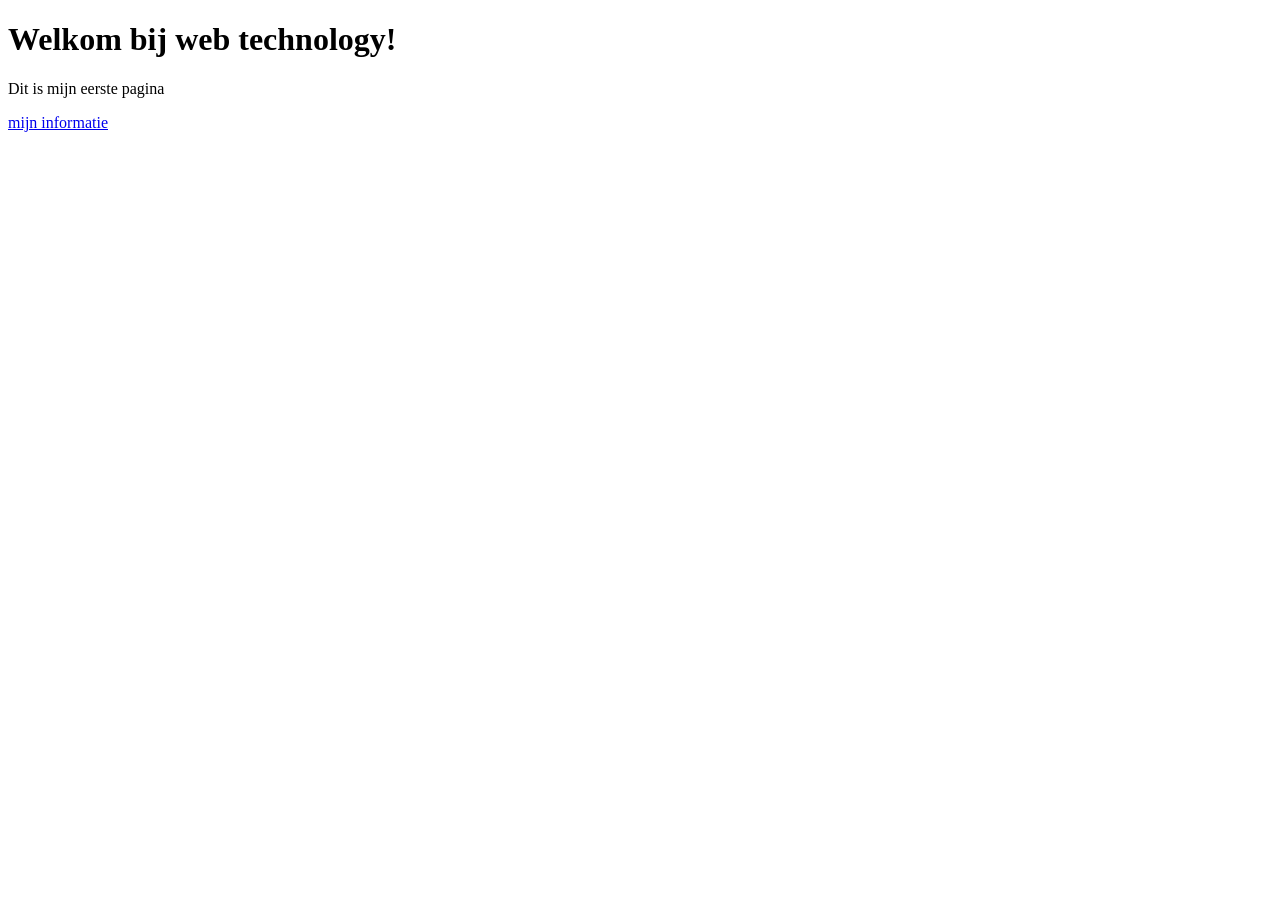
<file: labo1/index.html>
<!DOCTYPE html>
<html lang="nl">
<head>
    <meta charset="UTF-8">
    <meta name="viewport" content="width=device-width, initial-scale=1.0">
    <title>Mijn eerste web pagina</title>
</head>
<body>
    <h1>Welkom bij web technology!</h1>
    <p>Dit is mijn eerste pagina</p>
    <a href="over-mij.html">mijn informatie</a>
</body>
</html>
</file>
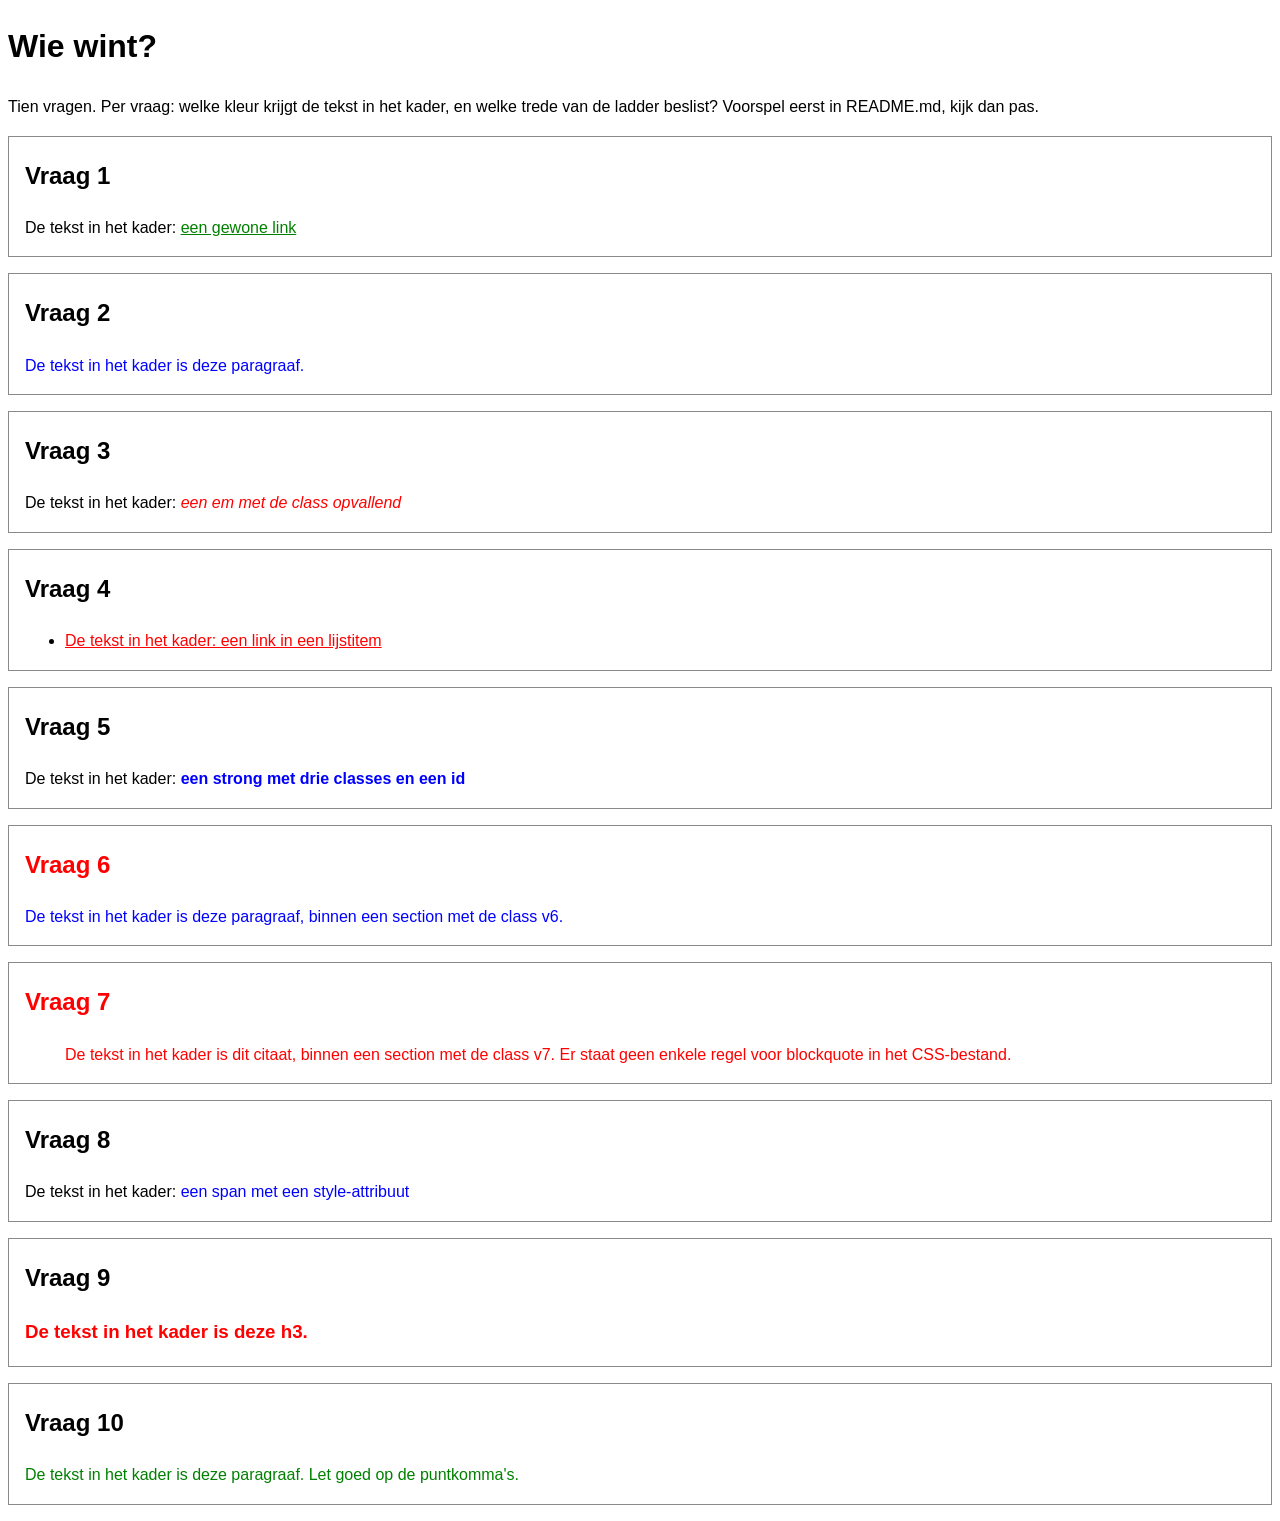
<file: labo-02/cascade/index.html>
<!-- index.html - oefening 3: voorspel, dan kijk. Wijzig dit bestand niet. -->
<!doctype html>
<html lang="nl">
  <head>
    <meta charset="utf-8">
    <meta name="viewport" content="width=device-width, initial-scale=1">
    <title>Wie wint? Tien vragen over de cascade</title>
    <link rel="stylesheet" href="css/stijl.css">
  </head>
  <body>
    <h1>Wie wint?</h1>
    <p>Tien vragen. Per vraag: welke kleur krijgt de tekst in het kader, en welke trede van de ladder beslist? Voorspel eerst in README.md, kijk dan pas.</p>

    <section class="vraag v1">
      <h2>Vraag 1</h2>
      <p>De tekst in het kader: <a href="#">een gewone link</a></p>
    </section>

    <section class="vraag v2">
      <h2>Vraag 2</h2>
      <p class="v2-tekst">De tekst in het kader is deze paragraaf.</p>
    </section>

    <section class="vraag v3">
      <h2>Vraag 3</h2>
      <p>De tekst in het kader: <em class="opvallend">een em met de class opvallend</em></p>
    </section>

    <section class="vraag v4">
      <h2>Vraag 4</h2>
      <ul>
        <li><a href="#">De tekst in het kader: een link in een lijstitem</a></li>
      </ul>
    </section>

    <section class="vraag v5">
      <h2>Vraag 5</h2>
      <p>De tekst in het kader: <strong class="een twee drie" id="v5-tekst">een strong met drie classes en een id</strong></p>
    </section>

    <section class="vraag v6">
      <h2>Vraag 6</h2>
      <p class="v6-tekst">De tekst in het kader is deze paragraaf, binnen een section met de class v6.</p>
    </section>

    <section class="vraag v7">
      <h2>Vraag 7</h2>
      <blockquote>De tekst in het kader is dit citaat, binnen een section met de class v7. Er staat geen enkele regel voor blockquote in het CSS-bestand.</blockquote>
    </section>

    <section class="vraag v8">
      <h2>Vraag 8</h2>
      <p>De tekst in het kader: <span class="v8-tekst" style="color: blue">een span met een style-attribuut</span></p>
    </section>

    <section class="vraag v9">
      <h2>Vraag 9</h2>
      <h3 class="v9-tekst">De tekst in het kader is deze h3.</h3>
    </section>

    <section class="vraag v10">
      <h2>Vraag 10</h2>
      <p class="v10-tekst">De tekst in het kader is deze paragraaf. Let goed op de puntkomma's.</p>
    </section>
  </body>
</html>
</file>
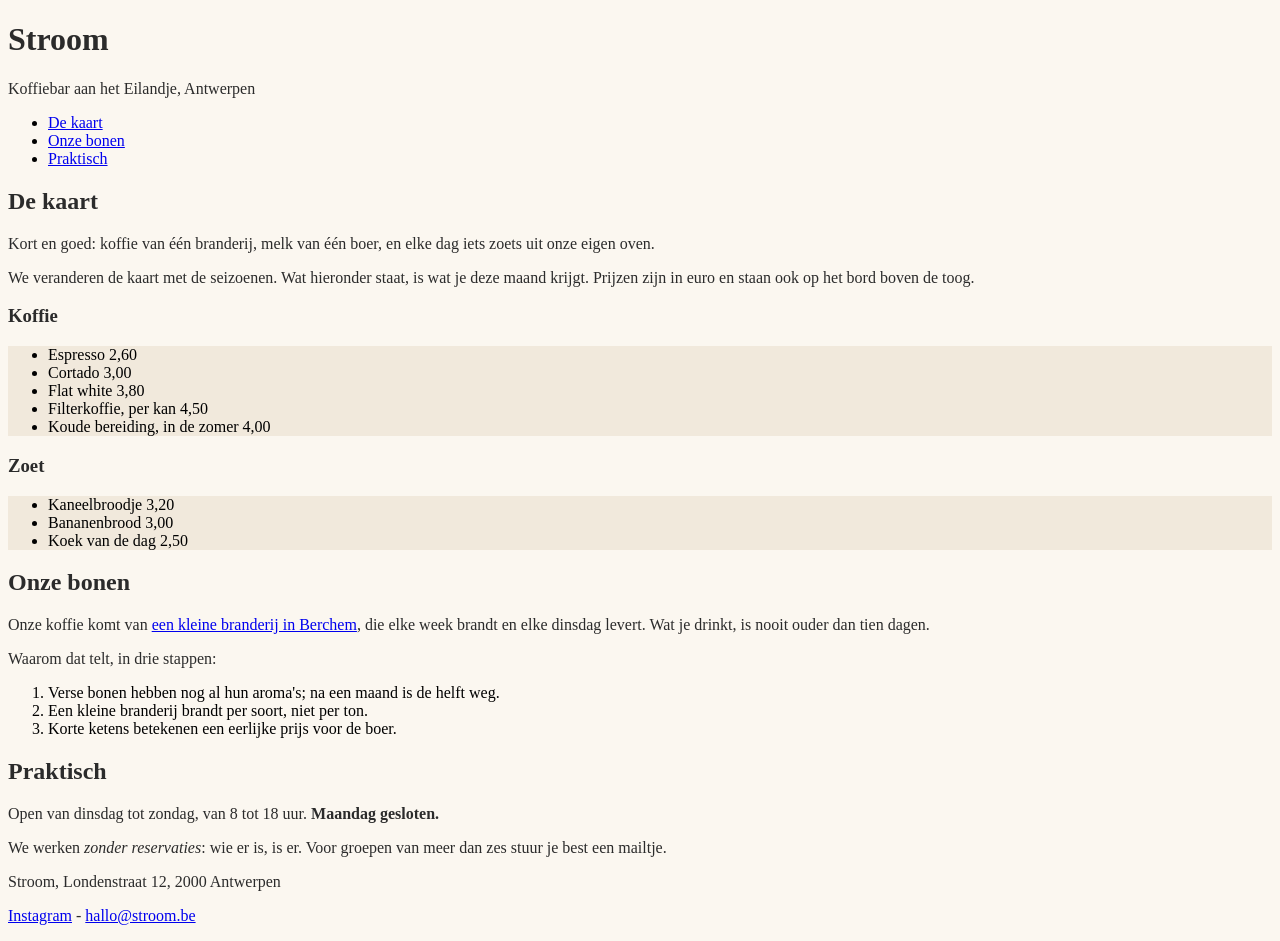
<file: labo-02/nabouw/index.html>
<!-- index.html - nabouw labo 2. Dit bestand mag je NIET wijzigen: geen class erbij, geen element verplaatst, geen style-attribuut. Jij schrijft css/stijl.css. -->
<!--
  Wat het screenshot niet kan tonen (hover en focus):
  - links in de navigatie: accentkleur, vet, geen onderstreping;
    bij hover en focus: inktkleur en onderstreept
  - links in main: accentkleur, onderstreept;
    bij hover en focus: papierkleur op een achtergrond in de accentkleur
  - links in de footer: gedempte kleur; bij hover en focus: accentkleur
-->
<!doctype html>
<html lang="nl">
  <head>
    <meta charset="utf-8">
    <meta name="viewport" content="width=device-width, initial-scale=1">
    <title>Stroom - koffiebar aan het Eilandje</title>
    <link rel="stylesheet" href="css/stijl.css">
  </head>
  <body>
    <header>
      <h1>Stroom</h1>
      <p class="slogan">Koffiebar aan het Eilandje, Antwerpen</p>
      <nav>
        <ul>
          <li><a href="#kaart">De kaart</a></li>
          <li><a href="#bonen">Onze bonen</a></li>
          <li><a href="#praktisch">Praktisch</a></li>
        </ul>
      </nav>
    </header>

    <main>
      <article>
        <h2 id="kaart">De kaart</h2>
        <p class="intro">Kort en goed: koffie van één branderij, melk van één boer, en elke dag iets zoets uit onze eigen oven.</p>
        <p>We veranderen de kaart met de seizoenen. Wat hieronder staat, is wat je deze maand krijgt. Prijzen zijn in euro en staan ook op het bord boven de toog.</p>

        <h3>Koffie</h3>
        <ul class="kaart">
          <li>Espresso <span class="prijs">2,60</span></li>
          <li>Cortado <span class="prijs">3,00</span></li>
          <li>Flat white <span class="prijs">3,80</span></li>
          <li>Filterkoffie, per kan <span class="prijs">4,50</span></li>
          <li>Koude bereiding, in de zomer <span class="prijs">4,00</span></li>
        </ul>

        <h3>Zoet</h3>
        <ul class="kaart">
          <li>Kaneelbroodje <span class="prijs">3,20</span></li>
          <li>Bananenbrood <span class="prijs">3,00</span></li>
          <li>Koek van de dag <span class="prijs">2,50</span></li>
        </ul>

        <h2 id="bonen">Onze bonen</h2>
        <p>Onze koffie komt van <a href="https://www.example.be">een kleine branderij in Berchem</a>, die elke week brandt en elke dinsdag levert. Wat je drinkt, is nooit ouder dan tien dagen.</p>
        <p>Waarom dat telt, in drie stappen:</p>
        <ol>
          <li>Verse bonen hebben nog al hun aroma's; na een maand is de helft weg.</li>
          <li>Een kleine branderij brandt per soort, niet per ton.</li>
          <li>Korte ketens betekenen een eerlijke prijs voor de boer.</li>
        </ol>

        <h2 id="praktisch">Praktisch</h2>
        <p>Open van dinsdag tot zondag, van 8 tot 18 uur. <strong>Maandag gesloten.</strong></p>
        <p>We werken <em>zonder reservaties</em>: wie er is, is er. Voor groepen van meer dan zes stuur je best een mailtje.</p>
      </article>
    </main>

    <footer>
      <p>Stroom, Londenstraat 12, 2000 Antwerpen</p>
      <p><a href="https://www.instagram.com">Instagram</a> - <a href="mailto:hallo@stroom.be">hallo@stroom.be</a></p>
    </footer>
  </body>
</html>
</file>
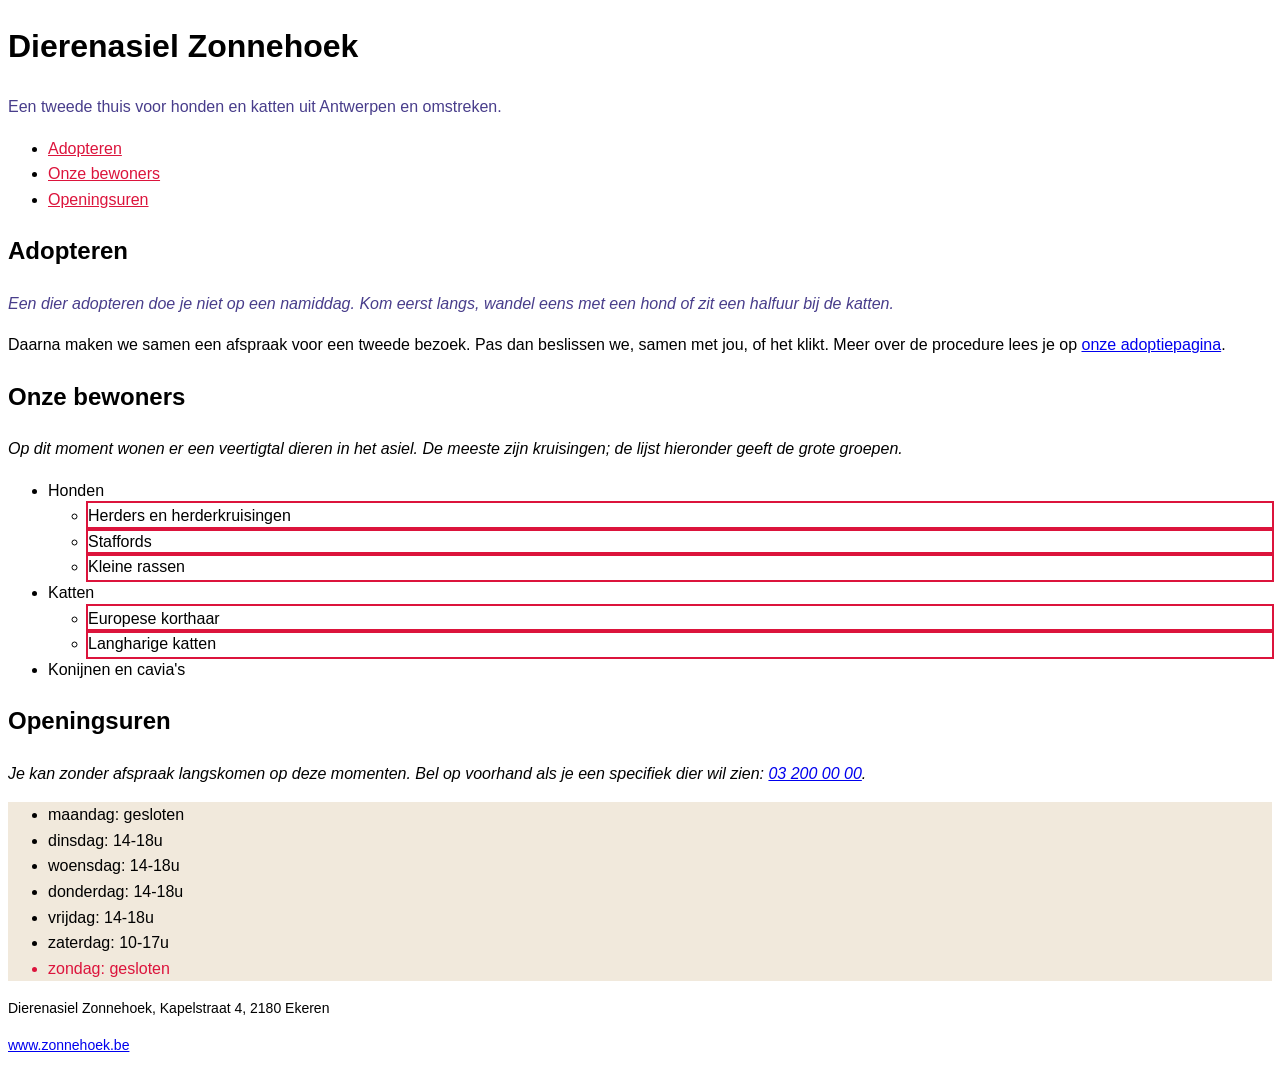
<file: labo-02/selectors/index.html>
<!-- index.html - oefening 2: selectors. Wijzig dit bestand niet; alles wat je nodig hebt, staat erin. -->
<!doctype html>
<html lang="nl">
  <head>
    <meta charset="utf-8">
    <meta name="viewport" content="width=device-width, initial-scale=1">
    <title>Dierenasiel Zonnehoek</title>
    <link rel="stylesheet" href="css/stijl.css">
  </head>
  <body>
    <header>
      <h1>Dierenasiel Zonnehoek</h1>
      <p class="slogan">Een tweede thuis voor honden en katten uit Antwerpen en omstreken.</p>
      <nav>
        <ul>
          <li><a href="#adopteren">Adopteren</a></li>
          <li><a href="#rassen">Onze bewoners</a></li>
          <li><a href="#uren">Openingsuren</a></li>
        </ul>
      </nav>
    </header>

    <main>
      <article>
        <h2 id="adopteren">Adopteren</h2>
        <p class="intro">Een dier adopteren doe je niet op een namiddag. Kom eerst langs, wandel eens met een hond of zit een halfuur bij de katten.</p>
        <p>Daarna maken we samen een afspraak voor een tweede bezoek. Pas dan beslissen we, samen met jou, of het klikt. Meer over de procedure lees je op <a href="https://www.zonnehoek.be/adoptie">onze adoptiepagina</a>.</p>

        <h2 id="rassen">Onze bewoners</h2>
        <p>Op dit moment wonen er een veertigtal dieren in het asiel. De meeste zijn kruisingen; de lijst hieronder geeft de grote groepen.</p>
        <ul class="rassen">
          <li>Honden
            <ul>
              <li>Herders en herderkruisingen</li>
              <li>Staffords</li>
              <li>Kleine rassen</li>
            </ul>
          </li>
          <li>Katten
            <ul>
              <li>Europese korthaar</li>
              <li>Langharige katten</li>
            </ul>
          </li>
          <li>Konijnen en cavia's</li>
        </ul>

        <h2 id="uren">Openingsuren</h2>
        <p>Je kan zonder afspraak langskomen op deze momenten. Bel op voorhand als je een specifiek dier wil zien: <a href="tel:+3232000000">03 200 00 00</a>.</p>
        <ul class="uren">
          <li>maandag: gesloten</li>
          <li>dinsdag: 14-18u</li>
          <li>woensdag: 14-18u</li>
          <li>donderdag: 14-18u</li>
          <li>vrijdag: 14-18u</li>
          <li>zaterdag: 10-17u</li>
          <li>zondag: gesloten</li>
        </ul>
      </article>
    </main>

    <footer>
      <p>Dierenasiel Zonnehoek, Kapelstraat 4, 2180 Ekeren</p>
      <p><a href="https://www.zonnehoek.be">www.zonnehoek.be</a></p>
    </footer>
  </body>
</html>
</file>
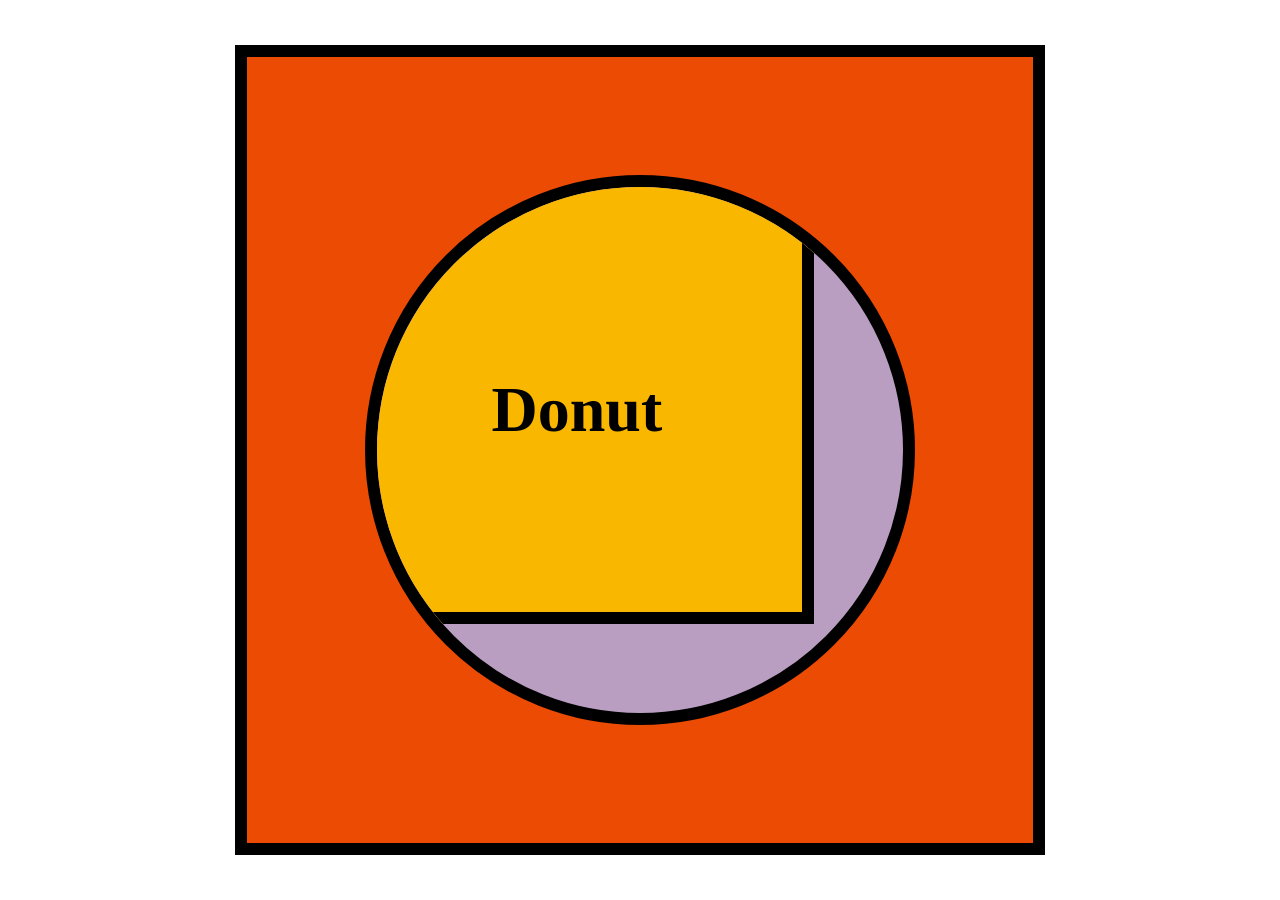
<file: labo-03-oplossing/donut/index.html>
<!doctype html>
<html lang="en">
<head>
  <meta charset="utf-8">
  <meta name="viewport" content="width=device-width, initial-scale=1">
  <title>Labo 3 - Donut</title>
  <link rel="stylesheet" href="css/reset.css">
  <link rel="stylesheet" href="css/stijl.css">
</head>
<body>
  <!-- Do not change this file. Write your CSS in css/stijl.css. -->
  <main>
    <div>
      <h1>Donut</h1>
    </div>
  </main>
</body>
</html>
</file>
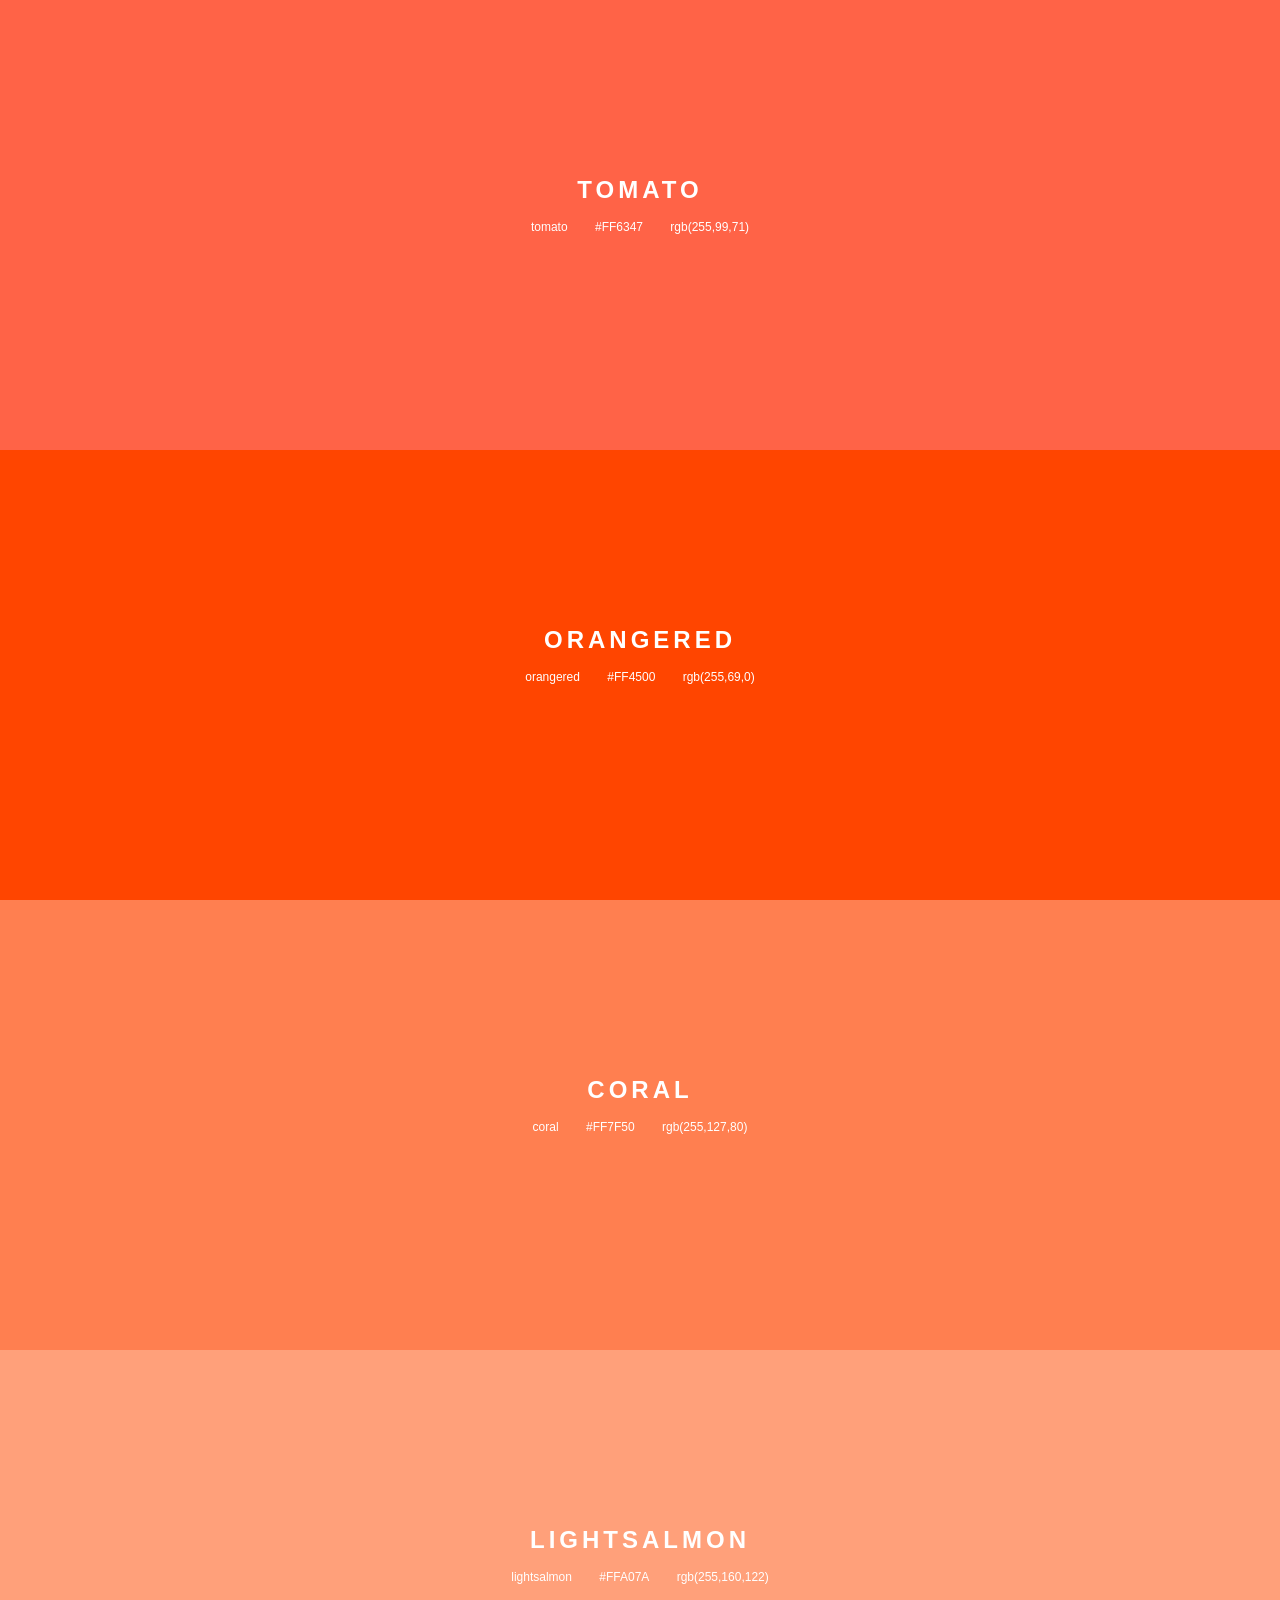
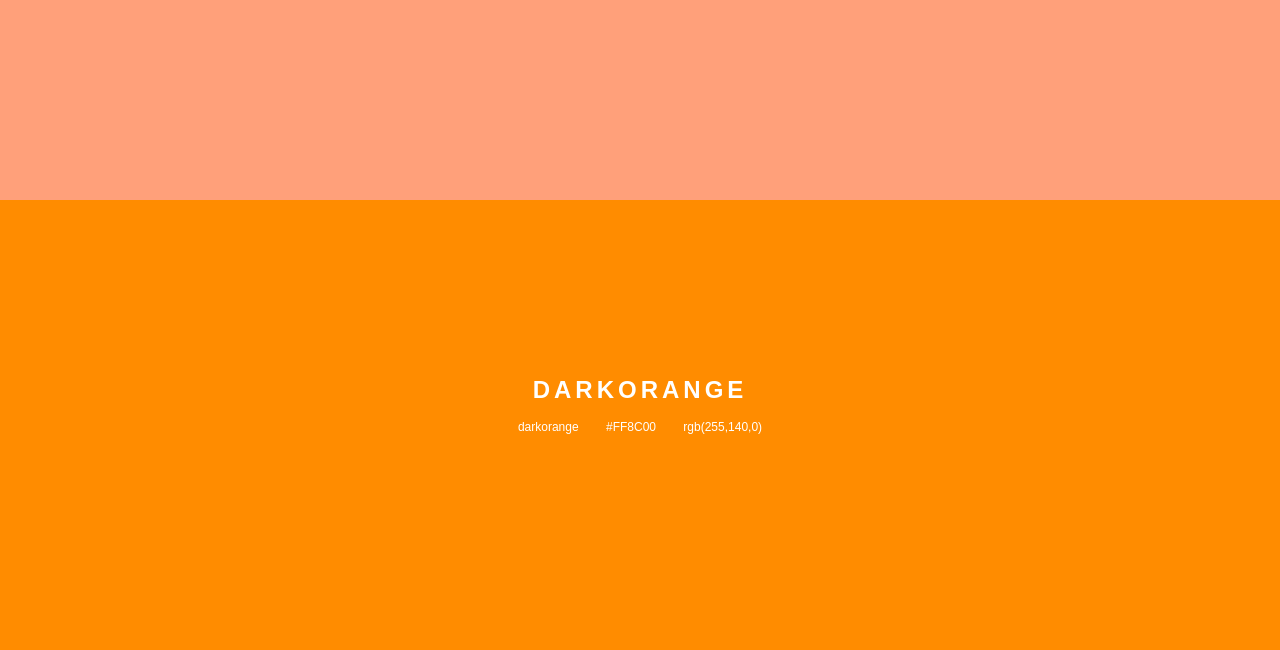
<file: labo-03-oplossing/kleuren/index.html>
<!doctype html>
<html lang="en">
<head>
  <meta charset="utf-8">
  <meta name="viewport" content="width=device-width, initial-scale=1">
  <title>Labo 3 - Kleurenstalen</title>
  <link rel="stylesheet" href="css/reset.css">
  <link rel="stylesheet" href="css/stijl.css">
</head>
<body>
  <!-- Do not change this file. Write your CSS in css/stijl.css. -->
  <ul>
    <li class="tomato">
      <h2>TOMATO</h2>
      <p class="codes"><span>tomato</span> <span>#FF6347</span> <span>rgb(255,99,71)</span></p>
    </li>
    <li class="orangered">
      <h2>ORANGERED</h2>
      <p class="codes"><span>orangered</span> <span>#FF4500</span> <span>rgb(255,69,0)</span></p>
    </li>
    <li class="coral">
      <h2>CORAL</h2>
      <p class="codes"><span>coral</span> <span>#FF7F50</span> <span>rgb(255,127,80)</span></p>
    </li>
    <li class="lightsalmon">
      <h2>LIGHTSALMON</h2>
      <p class="codes"><span>lightsalmon</span> <span>#FFA07A</span> <span>rgb(255,160,122)</span></p>
    </li>
    <li class="darkorange">
      <h2>DARKORANGE</h2>
      <p class="codes"><span>darkorange</span> <span>#FF8C00</span> <span>rgb(255,140,0)</span></p>
    </li>
  </ul>
</body>
</html>
</file>
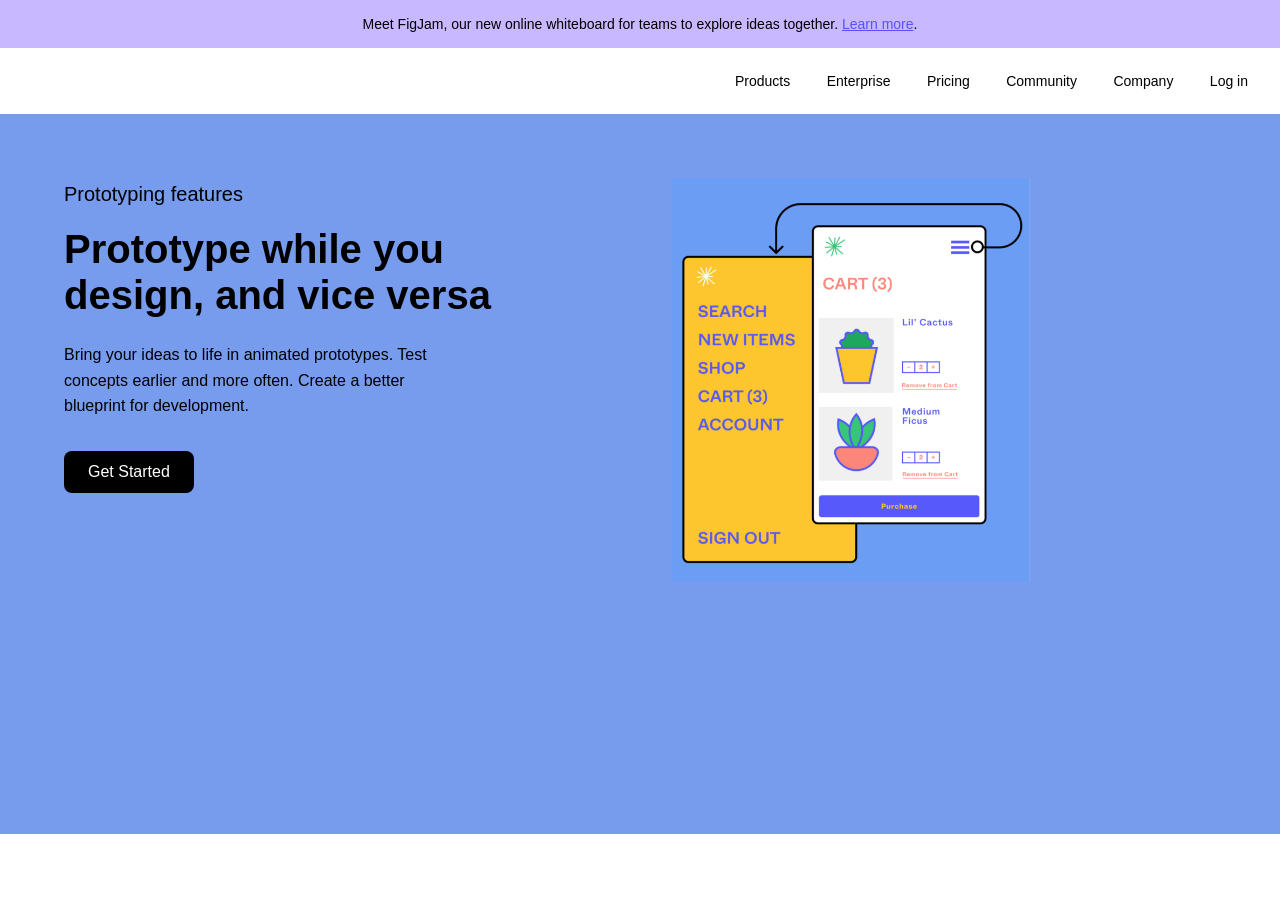
<file: labo-03-oplossing/landing/index.html>
<!doctype html>
<html lang="en">
<head>
  <meta charset="utf-8">
  <meta name="viewport" content="width=device-width, initial-scale=1">
  <title>Labo 3 - Landingspagina</title>
  <link rel="stylesheet" href="css/reset.css">
  <link rel="stylesheet" href="css/stijl.css">
</head>
<body>
  <!-- Do not change this file. Write your CSS in css/stijl.css.
       Not visible in the screenshot: on :hover and :focus the links in the
       banner and in the navigation get an underline, and the button turns
       dark grey (#333333) instead of black. -->
  <div class="banner">
    <p>Meet FigJam, our new online whiteboard for teams to explore ideas together. <a href="#">Learn more</a>.</p>
  </div>
  <header>
    <nav>
      <ul>
        <li><a href="#">Products</a></li>
        <li><a href="#">Enterprise</a></li>
        <li><a href="#">Pricing</a></li>
        <li><a href="#">Community</a></li>
        <li><a href="#">Company</a></li>
        <li><a href="#">Log in</a></li>
      </ul>
    </nav>
  </header>
  <main>
    <article>
      <p class="bovenkop">Prototyping features</p>
      <h1>Prototype while you design, and vice versa</h1>
      <p>Bring your ideas to life in animated prototypes. Test concepts earlier and more often. Create a better blueprint for development.</p>
      <a href="#" class="knop">Get Started</a>
    </article><!-- no whitespace between these two tags: see syllabus 3.7 --><div class="afbeelding">
      <img src="afbeeldingen/prototype.png" alt="Prototype of a plant shop: a yellow menu panel next to a white cart screen">
    </div>
  </main>
</body>
</html>
</file>
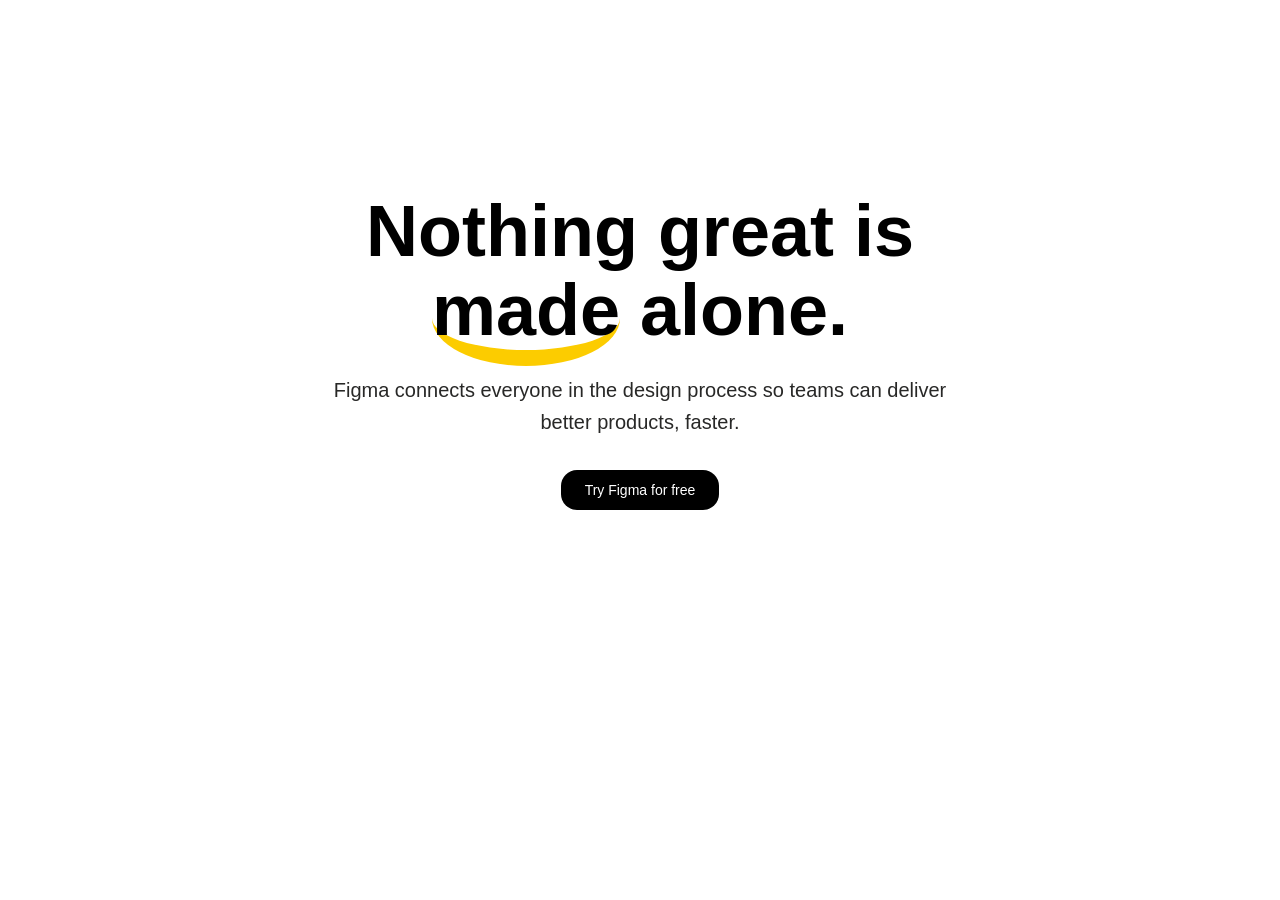
<file: labo-03-oplossing/slogan/index.html>
<!doctype html>
<html lang="en">
<head>
  <meta charset="utf-8">
  <meta name="viewport" content="width=device-width, initial-scale=1">
  <title>Labo 3 - Slogan</title>
  <link rel="stylesheet" href="css/reset.css">
  <link rel="stylesheet" href="css/stijl.css">
</head>
<body>
  <!-- Do not change this file. Write your CSS in css/stijl.css.
       Not visible in the screenshot: on :hover and :focus the button turns
       dark grey (#333333) instead of black. -->
  <h2>Nothing great is <span>made</span> alone.</h2>
  <p>Figma connects everyone in the design process so teams can deliver better products, faster.</p>
  <a href="https://www.figma.com">Try Figma for free</a>
</body>
</html>
</file>
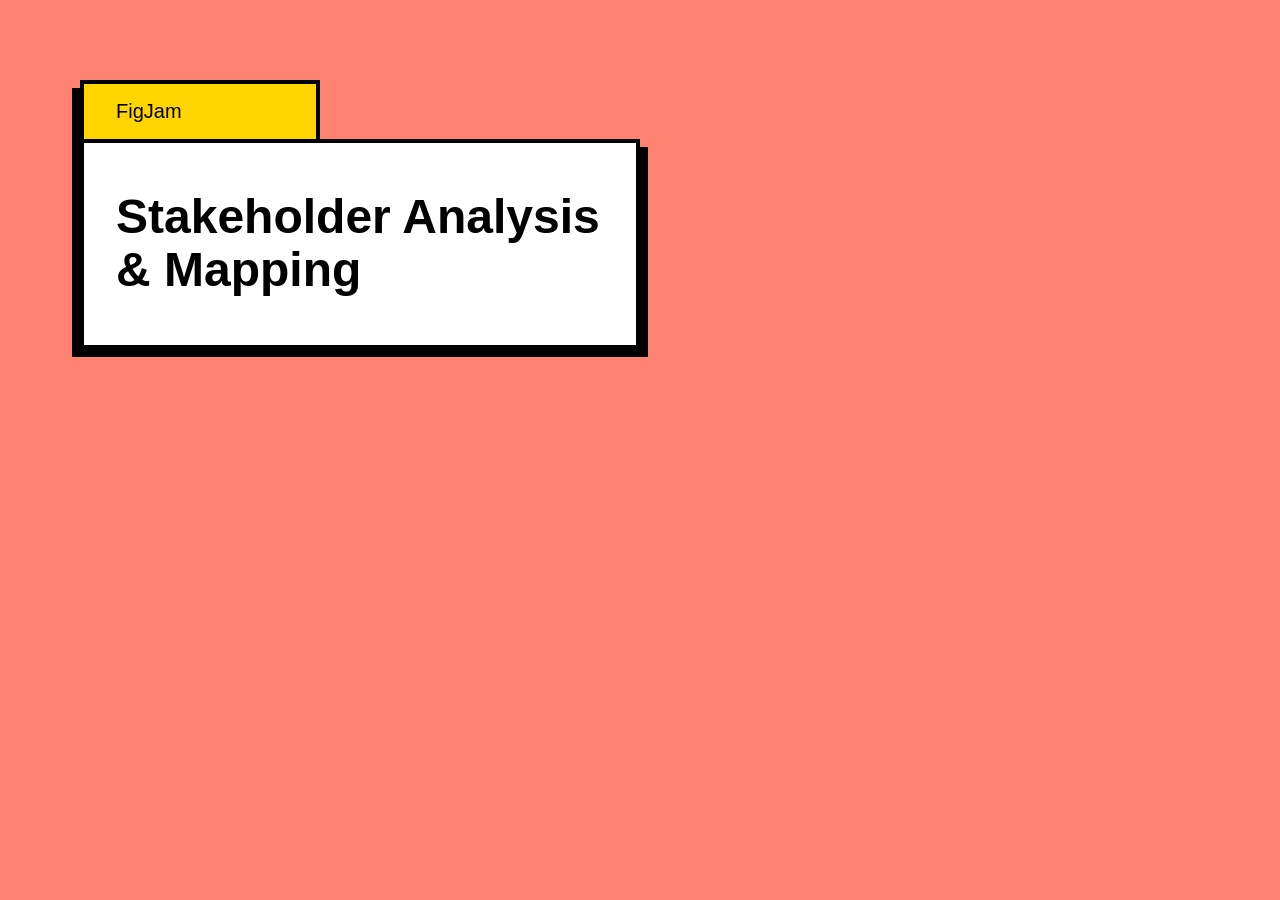
<file: labo-03-oplossing/tabblad/index.html>
<!doctype html>
<html lang="en">
<head>
  <meta charset="utf-8">
  <meta name="viewport" content="width=device-width, initial-scale=1">
  <title>Labo 3 - Tabblad</title>
  <link rel="stylesheet" href="css/reset.css">
  <link rel="stylesheet" href="css/stijl.css">
</head>
<body>
  <!-- Do not change this file. Write your CSS in css/stijl.css. -->
  <h1>FigJam</h1>
  <h2>Stakeholder Analysis &amp; Mapping</h2>
</body>
</html>
</file>
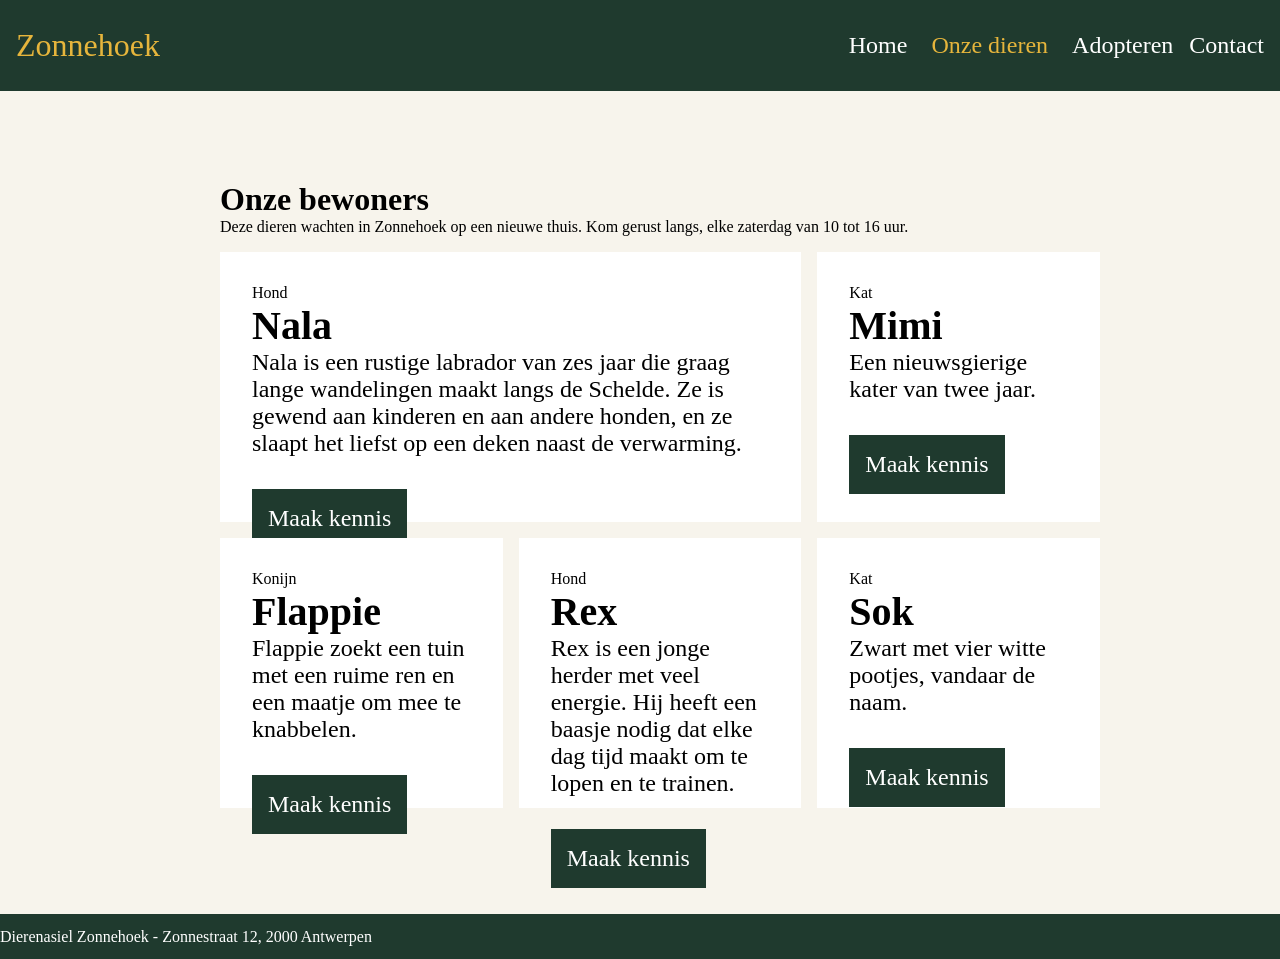
<file: labo-04/dierenasiel/index.html>
<!doctype html>
<html lang="nl">
<head>
  <meta charset="utf-8">
  <meta name="viewport" content="width=device-width, initial-scale=1">
  <title>Labo 4 - Dierenasiel Zonnehoek</title>
  <link rel="stylesheet" href="css/reset.css">
  <link rel="stylesheet" href="css/stijl.css">
</head>
<body>
  <!-- Do not change this file. Write your CSS in css/stijl.css.
       Not visible in the screenshot: on :hover and :focus the links in the
       navigation get an underline, and a button turns dark (#2b2b2b). -->
  <header>
    <a class="logo" href="index.html">Zonnehoek</a>
    <nav>
      <ul>
        <li><a href="index.html">Home</a></li>
        <li><a href="dieren.html" class="actief">Onze dieren</a></li>
        <li><a href="adopteren.html">Adopteren</a></li>
        <li><a href="contact.html">Contact</a></li>
      </ul>
    </nav>
  </header>
  <main>
    <h1>Onze bewoners</h1>
    <p class="intro">Deze dieren wachten in Zonnehoek op een nieuwe thuis. Kom gerust langs, elke zaterdag van 10 tot 16 uur.</p>
    <ul class="kaarten">
      <li class="kaart uitgelicht">
        <p class="soort">Hond</p>
        <h2>Nala</h2>
        <p class="beschrijving">Nala is een rustige labrador van zes jaar die graag lange wandelingen maakt langs de Schelde. Ze is gewend aan kinderen en aan andere honden, en ze slaapt het liefst op een deken naast de verwarming.</p>
        <a class="knop" href="#">Maak kennis</a>
      </li>
      <li class="kaart">
        <p class="soort">Kat</p>
        <h2>Mimi</h2>
        <p class="beschrijving">Een nieuwsgierige kater van twee jaar.</p>
        <a class="knop" href="#">Maak kennis</a>
      </li>
      <li class="kaart">
        <p class="soort">Konijn</p>
        <h2>Flappie</h2>
        <p class="beschrijving">Flappie zoekt een tuin met een ruime ren en een maatje om mee te knabbelen.</p>
        <a class="knop" href="#">Maak kennis</a>
      </li>
      <li class="kaart">
        <p class="soort">Hond</p>
        <h2>Rex</h2>
        <p class="beschrijving">Rex is een jonge herder met veel energie. Hij heeft een baasje nodig dat elke dag tijd maakt om te lopen en te trainen.</p>
        <a class="knop" href="#">Maak kennis</a>
      </li>
      <li class="kaart">
        <p class="soort">Kat</p>
        <h2>Sok</h2>
        <p class="beschrijving">Zwart met vier witte pootjes, vandaar de naam.</p>
        <a class="knop" href="#">Maak kennis</a>
      </li>
    </ul>
  </main>
  <footer>
    <p>Dierenasiel Zonnehoek - Zonnestraat 12, 2000 Antwerpen</p>
  </footer>
</body>
</html>
</file>
<file: labo-02/cascade/css/stijl.css>
/* stijl.css - oefening 3: voorspel, dan kijk. Wijzig dit bestand niet. */

/* Opmaak van de pagina zelf; doet niet mee in de vragen. */
body {
  font-family: Verdana, sans-serif;
  line-height: 1.6;
}

.vraag {
  border: 1px solid #8a8a89;
  padding: 0 1rem;
  margin-bottom: 1rem;
}

/* ---- vraag 1 ---- */
a {
  color: green;
}

/* ---- vraag 2 ---- */
.v2-tekst {
  color: red;
}

.v2-tekst {
  color: blue;
}

/* ---- vraag 3 ---- */
.opvallend {
  color: red;
}

em {
  color: blue;
}

/* ---- vraag 4 ---- */
.v4 > a {
  color: green;
}

.v4 a {
  color: red;
}

/* ---- vraag 5 ---- */
.een.twee.drie {
  color: red;
}

#v5-tekst {
  color: blue;
}

/* ---- vraag 6 ---- */
.v6 {
  color: red;
}

.v6-tekst {
  color: blue;
}

/* ---- vraag 7 ---- */
.v7 {
  color: red;
}

/* ---- vraag 8 ---- */
.v8-tekst {
  color: red;
}

/* ---- vraag 9 ---- */
h3 {
  color: red !important;
}

.v9-tekst {
  color: blue;
}

/* ---- vraag 10 ---- */
.v10-tekst {
  color: green;
  font-size: 1.5rem
  color: blue;
}
</file>
<file: labo-02/nabouw/css/stijl.css>
body{
    background-color: #fbf7f0;
}
h1, h2, h3, p{
    color: #2b2b2b;
}
.kaart:nth-child(odd){
    background-color: #f1e9dc;
}
</file>
<file: labo-02/selectors/css/stijl.css>
/* stijl.css - oefening 2: selectors schrijven en lezen */

/* Schrijf onder elke opdracht de regel met de selector die precies die
   elementen raakt. Gebruik de declaratie die erbij staat, zodat je in de
   browser meteen ziet wat je raakte. Voeg niets toe aan index.html. */

body {
  font-family: Verdana, sans-serif;
  line-height: 1.6;
}

/* 1. alle links in de navigatie -> color: crimson; */
nav a{
      color: crimson;
      
}

/* 2. alleen de paragrafen in de footer -> font-size: 0.875rem; */
footer p{
      font-size: 0.875rem;
}

/* 3. alleen de lijstitems van het BUITENSTE niveau in de lijst met de class
      rassen (dus niet de items van de binnenlijsten) -> outline: 2px solid crimson;
      (outline tekent een kader rond precies het element dat je raakte; de
      property zelf komt in hoofdstuk 3) */
.rassen > li > ul > li{
      outline: 2px solid crimson;

}

/* 4. de paragraaf die onmiddellijk na elke h2 komt -> font-style: italic; */
h2 + p{
      font-style: italic;
}


/* 5. elk oneven item in de lijst met openingsuren -> background-color: #f1e9dc; */
.uren:nth-child(odd){
      background-color: #f1e9dc;
}

/* 6. het laatste item in de lijst met openingsuren -> color: crimson; */
.uren li:last-child{
      color: crimson;
}

/* 7. de slogan en de intro tegelijk, in één regel -> color: darkslateblue; */
.slogan, .intro{
      color: darkslateblue;
}

/* 8. elke link in main wanneer de muis erover gaat OF wanneer ze focus heeft
      -> background-color: yellow; */
main a:hover, main a:focus{
      background-color: yellow;
}


/* ---- Lezen: welke elementen raken deze vijf selectors? Schrijf het antwoord
   in één zin per selector in README.md. Verander hier niets. ---- */

/* a. header nav ul li a */
/* b. article > p */
/* c. .uren li:nth-child(3) */
/* d. h2 ~ p */
/* e. .rassen li:first-child */
</file>
<file: labo-03-oplossing/donut/css/stijl.css>
/* stijl.css - labo 3, donut: modeloplossing; reset.css is linked before this file */

/* === tokens === */
:root {
  --color-frame: #ec4b03;
  --color-ring: #b99ec1;
  --color-dot: #f9b700;
  --color-ink: #000000;
  --font-heading: Georgia, "Times New Roman", serif;
  --line: 0.75rem solid var(--color-ink);
}

main {
  width: 90vh;               /* a square that hangs on the window height */
  height: 90vh;
  margin: 5vh auto;          /* 5vh above and below, centred horizontally */
  background-color: var(--color-frame);
  border: var(--line);
}

main > div {
  width: 70%;                /* of the parent content width */
  height: 70%;               /* works: the parent has a real height (F3.2) */
  margin: 15%;               /* percentages: always against the parent WIDTH */
  background-color: var(--color-ring);
  border: var(--line);
  border-radius: 50%;        /* a square becomes a circle */
  overflow: hidden;          /* whatever leaves the circle is cut off */
}

h1 {
  width: 90%;
  height: 90%;
  margin: -7% 0 0 -7%;       /* negative margins shift the box up and left */
  padding-top: 40%;          /* also against the width */
  background-color: var(--color-dot);
  border: var(--line);
  font-family: var(--font-heading);
  font-size: 4rem;
  font-weight: 900;
  text-align: center;
  color: var(--color-ink);
}
</file>
<file: labo-03-oplossing/kleuren/css/stijl.css>
/* stijl.css - labo 3, kleurenstalen: modeloplossing */

/* === tokens === */
:root {
  --color-text: #ffffff;
  --font-body: Arial, Helvetica, sans-serif;
  --band-height: 50vh;
}

body {
  font-family: var(--font-body);
  color: var(--color-text);
  text-align: center;
}

/* the user agent stylesheet gives ul an indent and bullets: both off */
ul {
  list-style: none;
  padding-left: 0;
  margin: 0;
}

li {
  height: var(--band-height);
  padding-top: 11rem;
}

h2 {
  font-size: 1.5rem;
  font-weight: 600;
  letter-spacing: 0.25rem;
  margin-bottom: 1rem;
}

.codes {
  font-size: 0.75rem;
}

.codes span {
  margin: 0 0.75rem; /* horizontal margin works on inline boxes (3.6) */
}

.tomato { background-color: tomato; }
.orangered { background-color: orangered; }
.coral { background-color: coral; }
.lightsalmon { background-color: lightsalmon; }
.darkorange { background-color: darkorange; }
</file>
<file: labo-03-oplossing/landing/css/stijl.css>
/* stijl.css - labo 3, landingspagina: modeloplossing */

/* === tokens === */
:root {
  --color-banner: #c8b8ff;
  --color-banner-link: #5551ff;
  --color-hero: #779cee;
  --color-ink: #000000;
  --color-paper: #ffffff;
  --color-hover: #333333;
  --font-body: Arial, Helvetica, sans-serif;
  --space: 2rem;
}

body {
  font-family: var(--font-body);
  color: var(--color-ink);
}

/* === banner === */
.banner {
  background-color: var(--color-banner);
  text-align: center;
  font-size: 0.875rem;
  padding: 1rem;
}

.banner a {
  color: var(--color-banner-link);
}

/* === navigation: one row, right-aligned === */
header {
  text-align: right;
  padding: 1.5rem var(--space);
}

nav ul {
  list-style: none;
  padding-left: 0;
  margin: 0;
}

nav li {
  display: inline-block;     /* side by side instead of stacked */
  margin-left: var(--space);
}

nav a {
  color: var(--color-ink);
  text-decoration: none;
  font-size: 0.875rem;
}

.banner a:hover,
.banner a:focus,
nav a:hover,
nav a:focus {
  text-decoration: underline;
}

/* === hero: two inline-block halves === */
main {
  background-color: var(--color-hero);
  min-height: 80vh;          /* a floor, not a fixed height (3.8) */
  padding: var(--space) 4rem;
}

article,
.afbeelding {
  display: inline-block;
  vertical-align: top;       /* otherwise they line up on their baseline */
  width: 50%;
}

article {
  padding: var(--space) 4rem var(--space) 0;
}

.afbeelding {
  padding: var(--space);
}

img {
  width: 70%;                /* of its half */
}

.bovenkop {
  font-size: 1.25rem;
  margin-bottom: 1rem;
}

h1 {
  font-size: 2.5rem;
  line-height: 1.15;
  margin-bottom: 1.5rem;
}

article p {
  line-height: 1.6;
  max-width: 24rem;
  margin-bottom: var(--space);
}

.knop {
  display: inline-block;
  background-color: var(--color-ink);
  color: var(--color-paper);
  text-decoration: none;
  padding: 0.75rem 1.5rem;
  border-radius: 0.5rem;
}

.knop:hover,
.knop:focus {
  background-color: var(--color-hover);
}
</file>
<file: labo-03-oplossing/slogan/css/stijl.css>
/* stijl.css - labo 3, slogan: modeloplossing; reset.css is linked before this file */

/* === tokens === */
:root {
  --color-ink: #000000;
  --color-text: #282827;
  --color-accent: #fccc00;
  --color-paper: #ffffff;
  --color-hover: #333333;
  --font-body: Arial, Helvetica, sans-serif;
}

body {
  font-family: var(--font-body);
  color: var(--color-text);
  text-align: center;        /* centres the content */
  width: 80vw;
  max-width: 40rem;          /* the column never grows past this */
  margin: 12rem auto 0;      /* centres the box itself */
}

h2 {
  font-size: 4.5rem;
  font-weight: 900;
  line-height: 1.1;
  color: var(--color-ink);
  margin-bottom: 1.5rem;
}

h2 span {
  border-bottom: 1rem solid var(--color-accent); /* a border, not an underline */
  border-radius: 50%;                            /* bends it */
}

p {
  font-size: 1.25rem;
  line-height: 1.6;
  margin-bottom: 2rem;
}

a {
  display: inline-block;     /* padding and background need a block-ish box (3.7) */
  background-color: var(--color-ink);
  color: var(--color-paper);
  text-decoration: none;
  font-size: 0.875rem;
  padding: 0.75rem 1.5rem;
  border-radius: 1rem;
}

a:hover,
a:focus {
  background-color: var(--color-hover);
}
</file>
<file: labo-03-oplossing/tabblad/css/stijl.css>
/* stijl.css - labo 3, tabblad: modeloplossing; reset.css is linked before this file */

/* === tokens === */
:root {
  --color-paper: #ff816f;
  --color-tab: #ffd500;
  --color-card: #ffffff;
  --color-ink: #000000;
  --font-body: Arial, Helvetica, sans-serif;
  --line: 0.25rem solid var(--color-ink);
}

body {
  background-color: var(--color-paper);
  font-family: var(--font-body);
  color: var(--color-ink);
  padding: 5rem;
}

h1 {
  width: 15rem;              /* border-box: the visual width, padding and border included */
  background-color: var(--color-tab);
  border: var(--line);
  border-bottom: 0;          /* the open side makes it sit on the card */
  padding: 1rem 2rem;
  font-size: 1.25rem;
  font-weight: normal;
  box-shadow: -0.5rem 0.5rem var(--color-ink); /* no blur: a hard shadow */
}

h2 {
  width: 35rem;
  background-color: var(--color-card);
  border: var(--line);
  padding: 3rem 2rem;
  font-size: 3rem;
  font-weight: 900;
  line-height: 1.1;
  box-shadow: 0.5rem 0.5rem var(--color-ink), -0.5rem 0.5rem var(--color-ink);
}
</file>
<file: labo-04/dierenasiel/css/stijl.css>
/* stijl.css - labo 4, dierenasiel (reset.css is linked before this file) */

/* === tokens === */
:root {

}

/* === your rules === */
header{
    display: flex;
    padding: 1rem;
    background-color: #1f3a2e;
    width: 100%;
    justify-content: space-between;
    align-items: center;
}
ul{
    display: flex;
    gap: 1rem;
    list-style: none;
}
a{
    text-decoration: none;
}
li a{
    color: white;
    font-size: 1.5rem;
}
.logo{
    color: #e6b53c;
    font-size: 2rem;
    
}
.actief{
    color: #e6b53c;
    padding: 0.5rem;
    border-radius: 1rem;
}
main{
    background-color: #f7f4ec;
    padding:10vh 20vh 10vh 20vh;
    
}
main h1, main .intro{
    padding-left: 2.5rem;
}
.kaarten{
    display: grid;
    grid-template-columns: 1fr 1fr 1fr;
}
main li{
    background-color: white;
}
.kaart.uitgelicht{
    grid-column: 1/3;

}
.kaart{
    padding: 2rem;
    height: 30vh;
    
}
h2{
    font-size: 2.5rem;
}
li p:nth-child(3){
    font-size: 1.5rem;
}
.knop{
    background-color: #1f3a2e;
    padding: 1rem;
    display: block;
    width: fit-content;
    margin-top: 2rem;
}
footer{
    background-color: #1f3a2e;
    height: 5vh;
    color: white;
    padding-top: 1.5vh;
}
footer p{
    justify-self: center;
}
</file>
